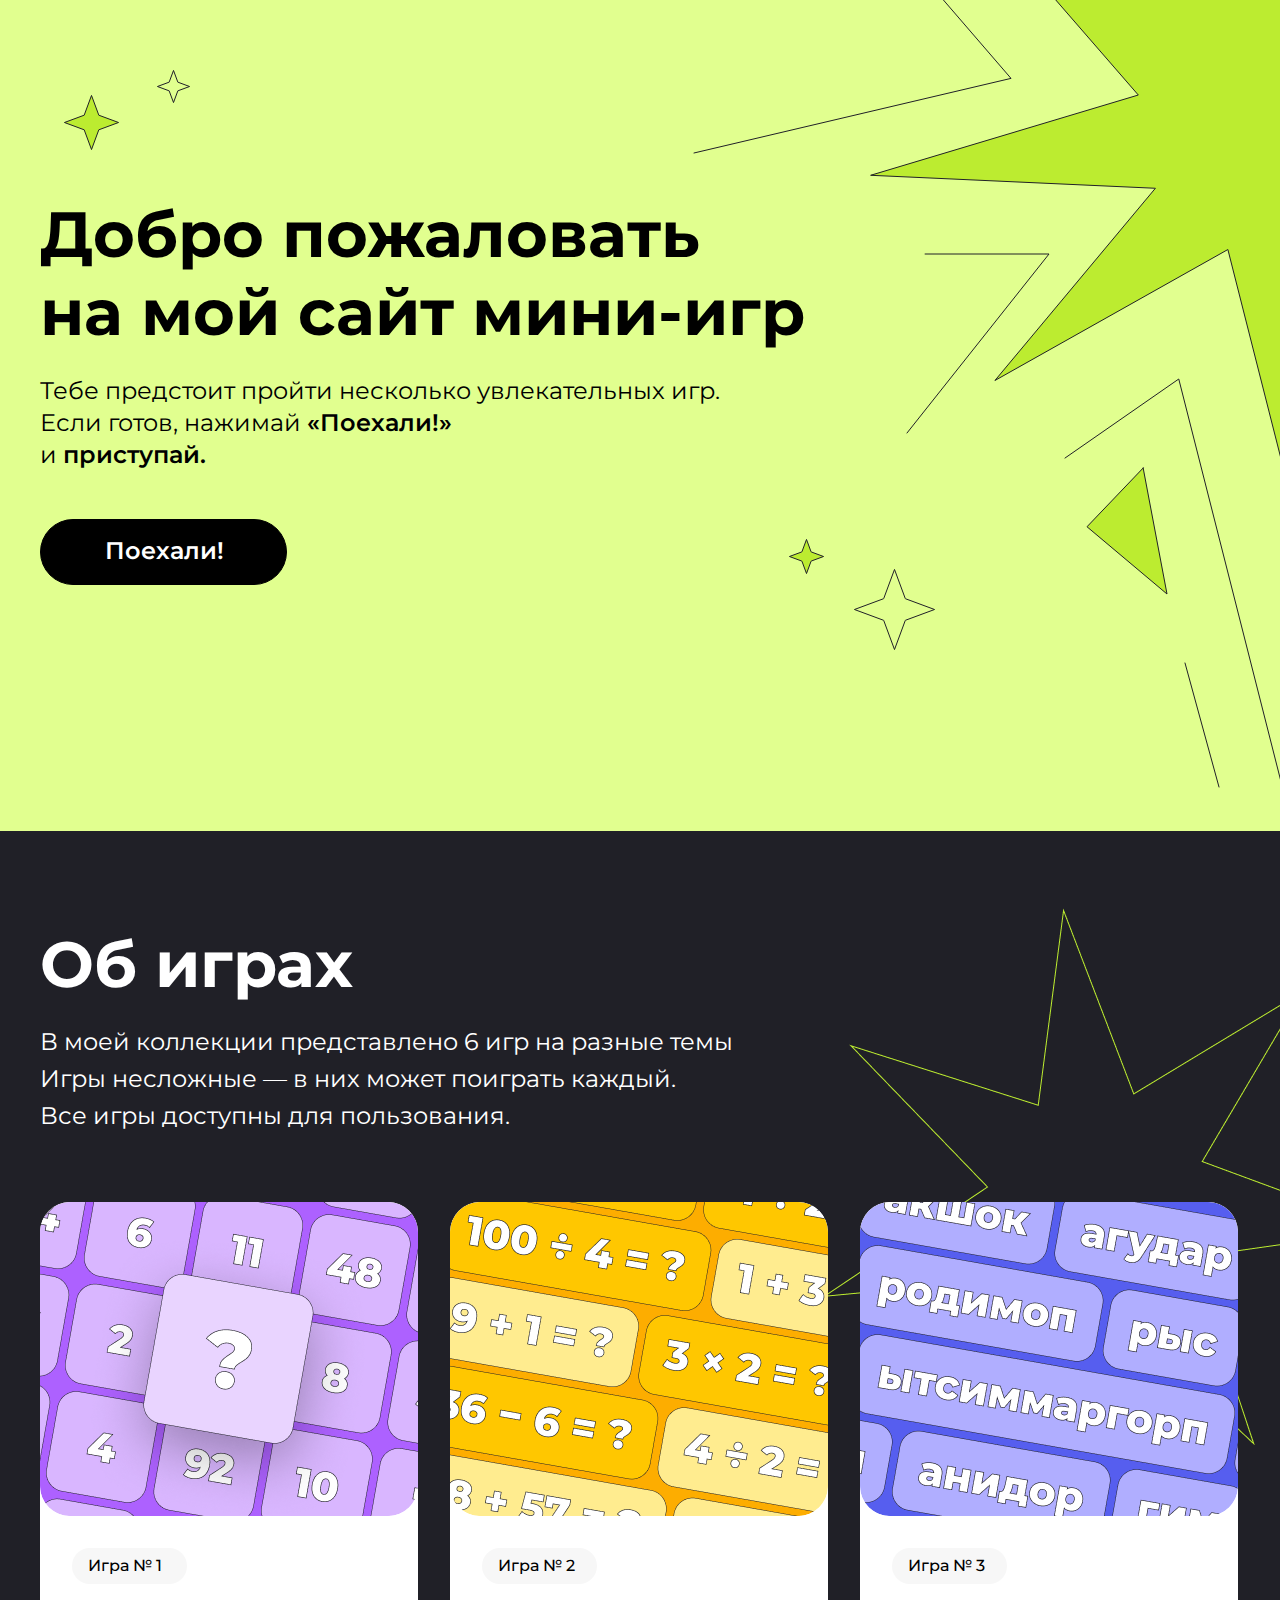
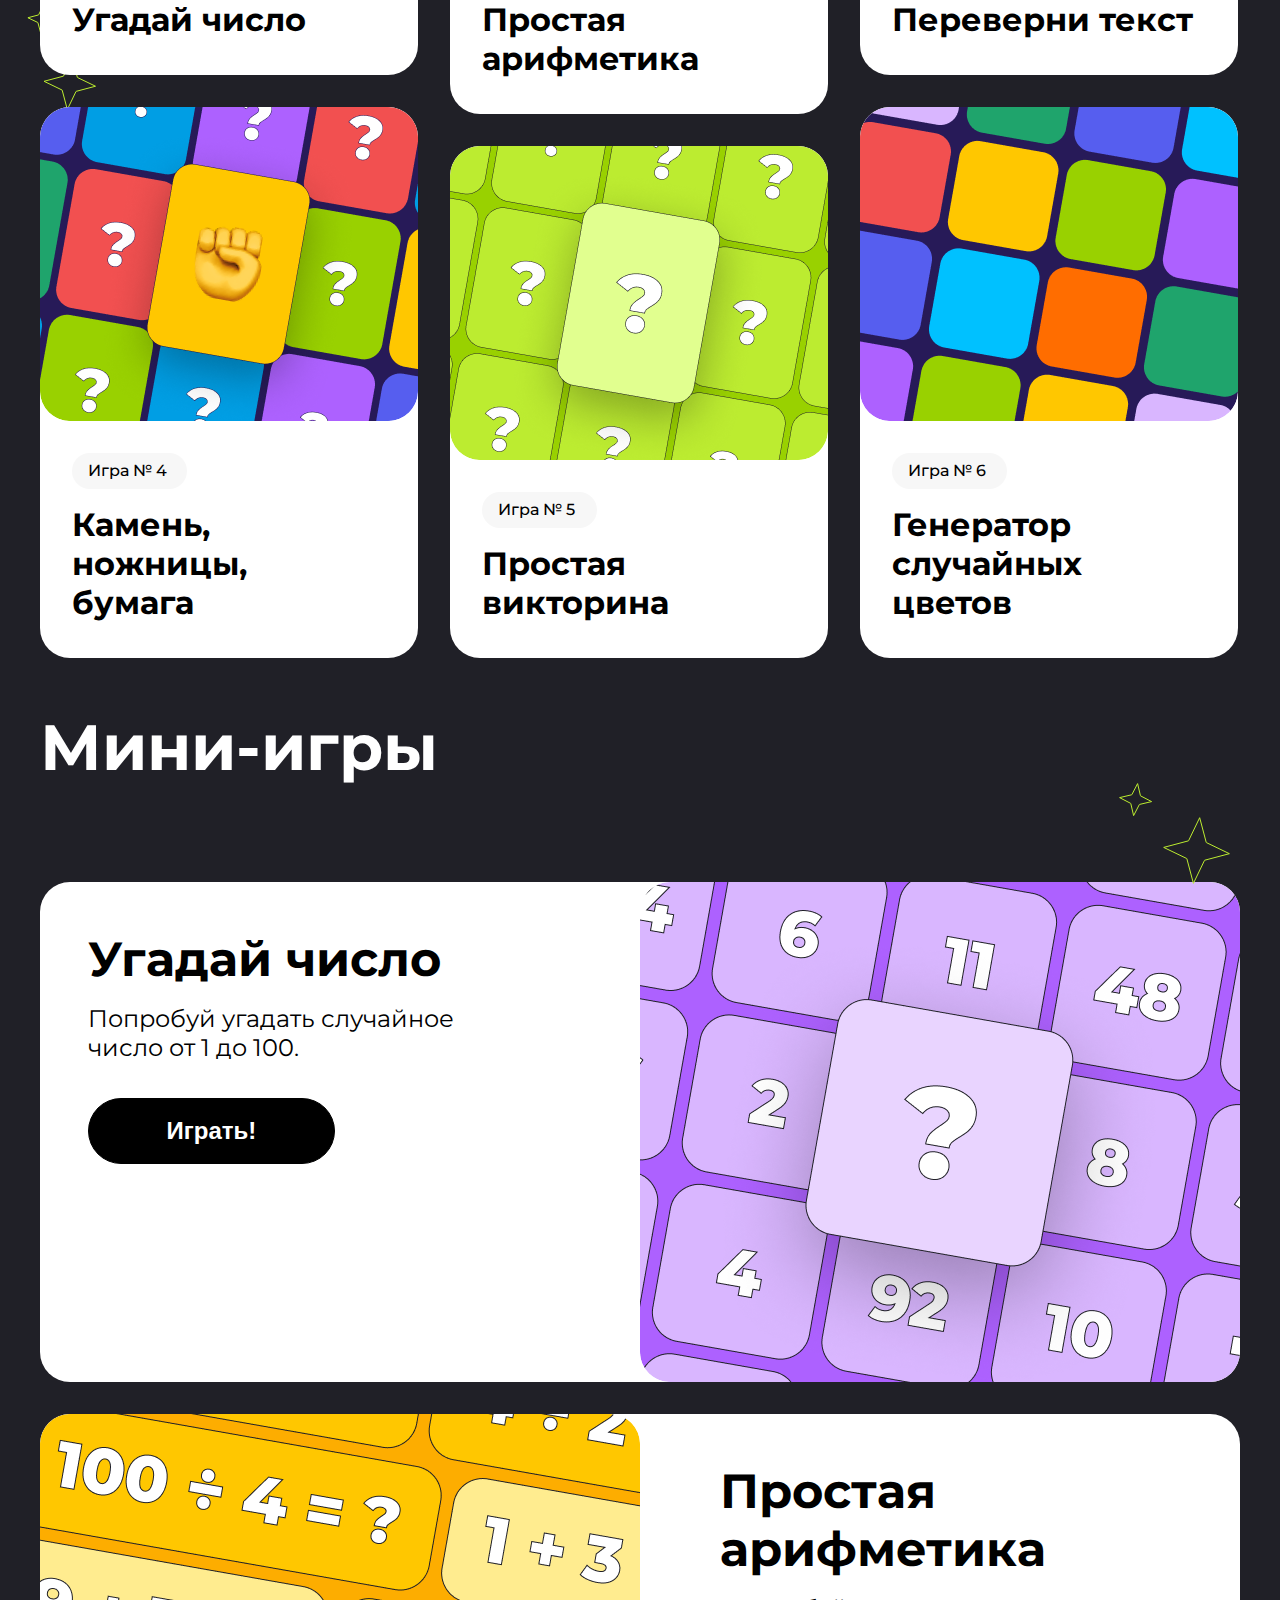
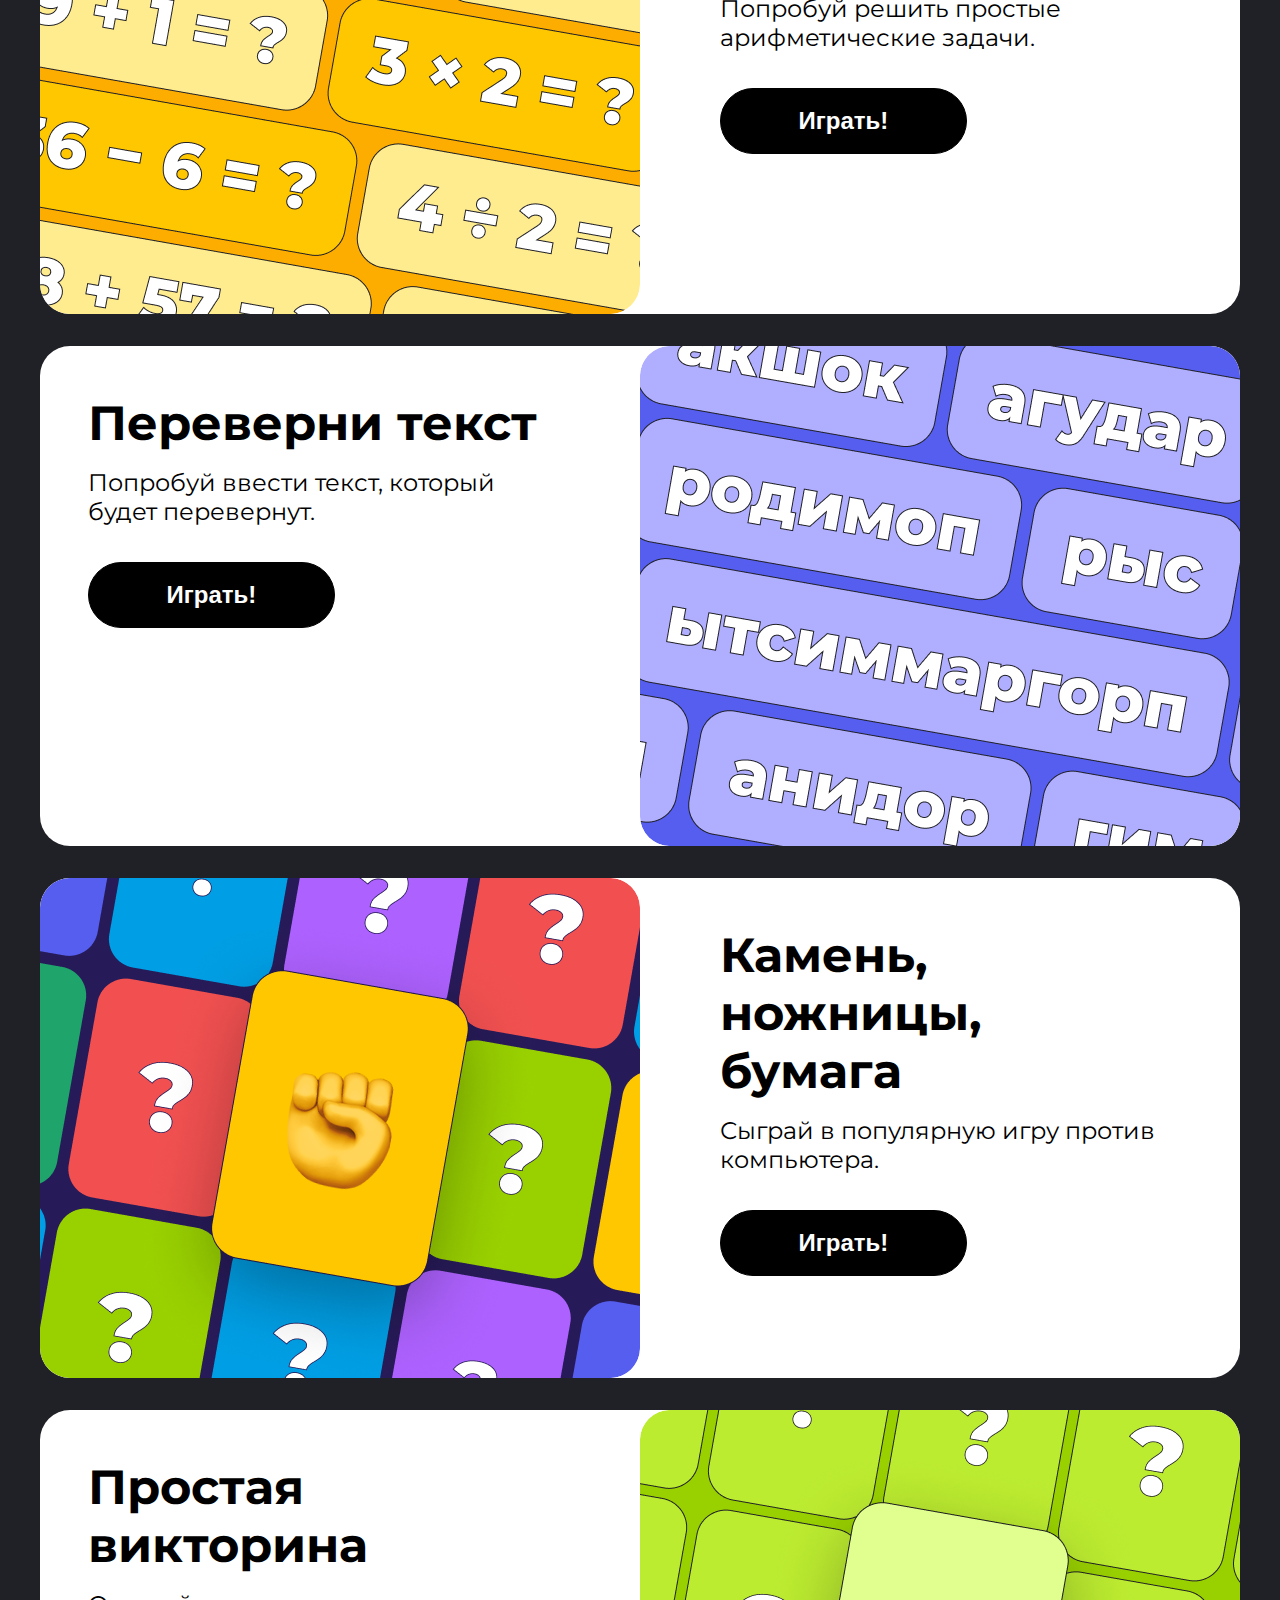
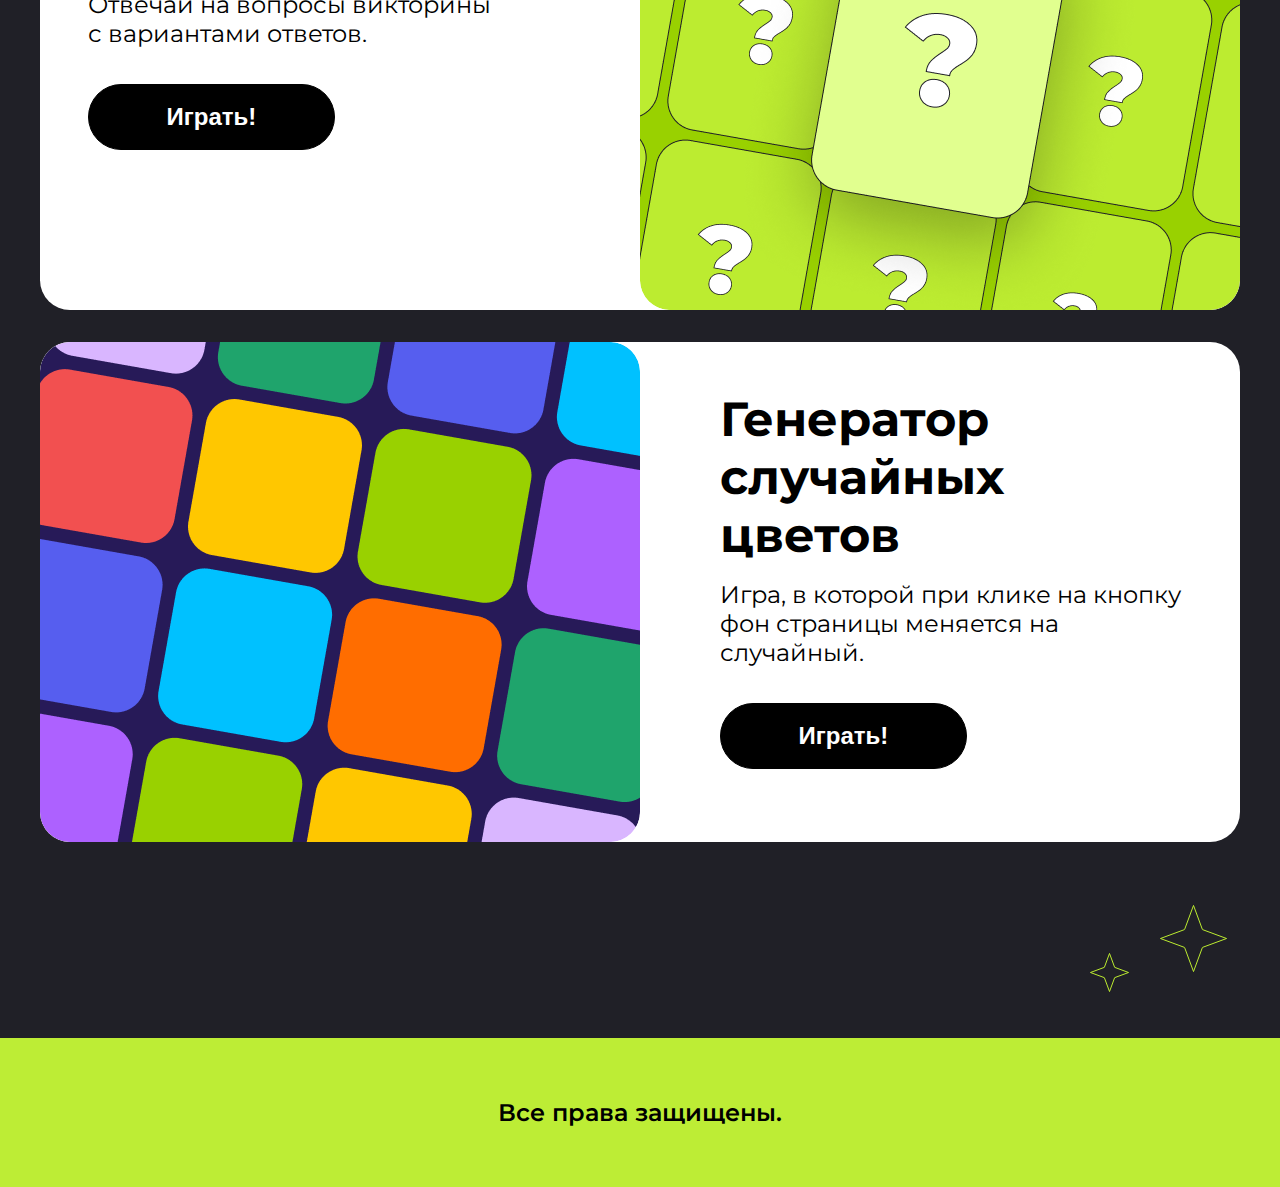
<file: index.html>
<!DOCTYPE html>
<html lang="ru">

<head>
    <meta charset="UTF-8">
    <meta name="viewport" content="width=device-width, initial-scale=1.0">
    <link rel="stylesheet" href="style.css">
    <title>Document</title>
</head>

<body>
    <header class="header">
        <div class="header__stars">
            <picture>
                <source media="(max-width: 768px)" srcset="SVG/big_star_mobile.svg">
                <img class="header__stars-right" src="SVG/stars_right.svg" alt="right stars">
            </picture>
            <img class="header__stars-left" src="SVG/stars_left.svg" alt="left stars">
            <img src="SVG/header_stars_bottom.svg" alt="stars" class="header__stars-bottom">
        </div>
        <div class="header__content">
            <h1 class="header__title">Добро пожаловать
                на мой сайт мини-игр
            </h1>
            <p class="header__description">Тебе предстоит пройти несколько увлекательных игр.
                Если готов, нажимай <span class="header__description-bold">«Поехали!»</span>
                и <span class="header__description-bold">приступай.</span></p>
            <a href="#main__cards" class="header__button" type="button">Поехали!</a>
        </div>
    </header>
    <main class="main">
        <div class="main__content">
            <section class="main__section main__section-cards">
                <h2 class="main__title">Об играх</h2>
                <div class="main__description">
                    <p class="main__text">В моей коллекции представлено 6 игр на разные темы</p>
                    <p class="main__text">Игры несложные — в них может поиграть каждый.</p>
                    <p class="main__text">Все игры доступны для пользования.</p>
                </div>
                <div class="main__cards" id="main__cards">
                    <div class="main__cards-couple">
                        <a href="#guess_num" class="main__card-link">
                            <div class="main__card">
                                <img class="main__img" src="img/card_1.png" alt="card1">
                                <div class="main__card-text">
                                    <span class="main__card-num">Игра № 1</span>
                                    <h3 class="main__card-name">Угадай число</h3>
                                </div>
                            </div>
                        </a>
                        <a href="#rock_paper_scissors" class="main__card-link">
                            <div class="main__card">
                                <img class="main__img" src="img/card_4.png" alt="card4">
                                <div class="main__card-text">
                                    <span class="main__card-num">Игра № 4</span>
                                    <h3 class="main__card-name">Камень, ножницы,
                                        бумага</h3>
                                </div>
                            </div>
                        </a>
                    </div>
                    <div class="main__cards-couple">
                        <a href="#simple_arithmetic" class="main__card-link">
                            <div class="main__card">
                                <img class="main__img" src="img/card_2.png" alt="card2">
                                <div class="main__card-text">
                                    <span class="main__card-num">Игра № 2</span>
                                    <h3 class="main__card-name">Простая арифметика</h3>
                                </div>
                            </div>
                        </a>
                        <a href="#simple_quiz" class="main__card-link">
                            <div class="main__card">
                                <img class="main__img" src="img/card_5.png" alt="card5">
                                <div class="main__card-text">
                                    <span class="main__card-num">Игра № 5</span>
                                    <h3 class="main__card-name">Простая
                                        викторина</h3>
                                </div>
                            </div>
                        </a>
                    </div>
                    <div class="main__cards-couple">
                        <a href="#reverse_text" class="main__card-link">
                            <div class="main__card">
                                <img class="main__img" src="img/card_3.png" alt="card3">
                                <div class="main__card-text">
                                    <span class="main__card-num">Игра № 3</span>
                                    <h3 class="main__card-name">Переверни текст</h3>
                                </div>
                            </div>
                        </a>
                        <a href="#random_color_generator" class="main__card-link">
                            <div class="main__card">
                                <img class="main__img" src="img/card_6.png" alt="card6">
                                <div class="main__card-text">
                                    <span class="main__card-num">Игра № 6</span>
                                    <h3 class="main__card-name">Генератор
                                        случайных
                                        цветов</h3>
                                </div>
                            </div>
                        </a>
                    </div>
                </div>
                <img class="main__cards-starR" src="SVG/cards_star_right.png" alt="star">
                <img class="main__cards-starL" src="SVG/cards_stars_left.svg" alt="stars">
            </section>
            <section class="main__section">
                <div class="main__games-catalog">
                    <h2 class="main__title">Мини-игры</h2>
                    <div class="main__game-container">
                        <div class="main__game" id="guess_num">
                            <div class="main__game-description">
                                <h3 class="main__game-title">Угадай число</h3>
                                <p class="main__game-text">Попробуй угадать случайное
                                    число от 1 до 100.</p>
                                <button type="submit" class="main__game-button">Играть!</button>
                            </div>
                            <img src="/img/card_11.png" alt="guess_num">
                        </div>
                        <div class="main__game" id="simple_arithmetic">
                            <img src="img/card_22.png" alt="simple_arithmetic">
                            <div class="main__game-description">
                                <h3 class="main__game-title">Простая
                                    арифметика</h3>
                                <p class="main__game-text">Попробуй решить простые
                                    арифметические задачи.</p>
                                <button type="button" class="main__game-button">Играть!</button>
                            </div>
                        </div>
                        <div class="main__game" id="reverse_text">
                            <div class="main__game-description">
                                <h3 class="main__game-title"> Переверни текст
                                </h3>
                                <p class="main__game-text">Попробуй ввести текст, который
                                    будет перевернут.</p>
                                <button type="button" class="main__game-button">Играть!</button>
                            </div>
                            <img src="img/card_33.png" alt="reverse_text">
                        </div>
                        <div class="main__game" id="rock_paper_scissors">
                            <img src="img/card_44.png" alt="rock_paper_scissors">
                            <div class="main__game-description">
                                <h3 class="main__game-title"> Камень,
                                    ножницы,
                                    бумага </h3>
                                <p class="main__game-text">Сыграй в популярную игру против компьютера.</p>
                                <button type="button" class="main__game-button">Играть!</button>
                            </div>
                        </div>
                        <div class="main__game" id="simple_quiz">
                            <div class="main__game-description">
                                <h3 class="main__game-title">Простая
                                    викторина</h3>
                                <p class="main__game-text">Отвечай на вопросы викторины
                                    с вариантами ответов.</p>
                                <button type="button" class="main__game-button">Играть!</button>
                            </div>
                            <img src="img/card_55.png" alt="quiz">
                        </div>
                        <div class="main__game" id="random_color_generator">
                            <img src="img/card_66.png" alt="random_color_generator">
                            <div class="main__game-description">
                                <h3 class="main__game-title">Генератор
                                    случайных
                                    цветов</h3>
                                <p class="main__game-text">Игра, в которой при клике на кнопку
                                    фон страницы меняется на случайный.</p>
                                <button type="button" class="main__game-button">Играть!</button>
                            </div>
                        </div>
                        <img src="SVG/games_top_stars.svg" alt="top stars" class="main__card-starT">
                        <img src="SVG/cards-bottom-stars.svg" alt="bottom stars" class="main__card-starB">
                    </div>
                </div>
            </section>
        </div>
    </main>
    <footer class="footer">
        <div class="footer__content">
            <p class="footer__text">Все права защищены.</p>
        </div>
    </footer>
    <script src="script.js"></script>
</body>

</html>
</file>
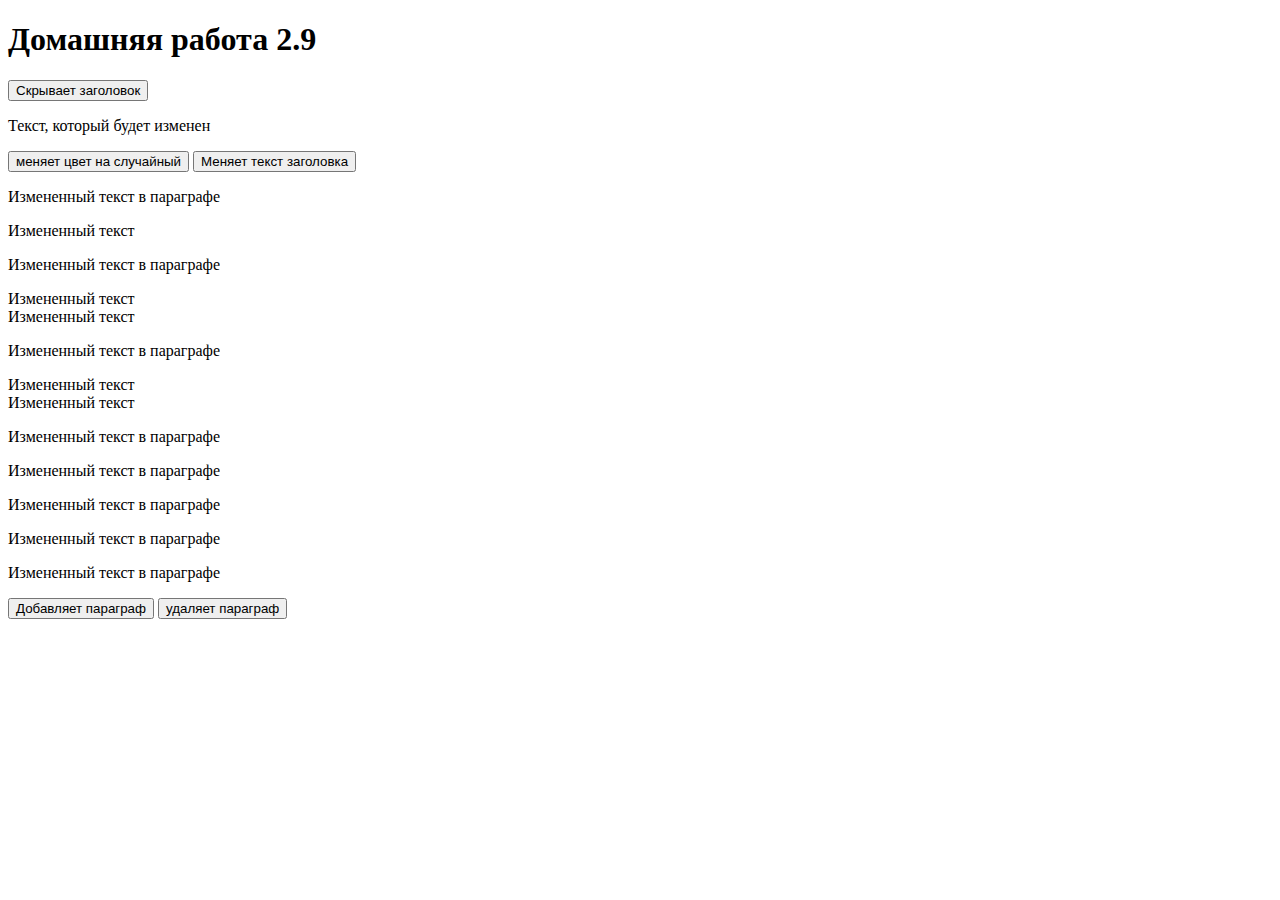
<file: hw-2.9/hw-2.9.html>
<!DOCTYPE html>
<html lang="en">

<head>
    <meta charset="UTF-8">
    <meta name="viewport" content="width=device-width, initial-scale=1.0">
    <link rel="stylesheet" href="hw-2.9.css">
    <title>Document</title>
</head>

<body>
    <main>
        <h1 class="title">Домашняя работа 2.9</h1>
        <button class="btn" type="submit">Скрывает заголовок</button>
        <p class="text">Текст, который будет изменен</p>
        <button class="btn_for_p" type="button">меняет цвет на случайный</button>
        <button class="change-title" type="button">Меняет текст заголовка</button>
        <p class="description">какой-то текст</p>
        <div><span class="description">какой-то текст</span></div>
        <p class="description">какой-то текст</p>
        <div><span class="description">какой-то текст</span></div>
        <div><span class="description">какой-то текст</span></div>
        <p class="description">какой-то текст</p>
        <div><span class="description">какой-то текст</span></div>
        <div><span class="description">какой-то текст</span></div>
        <p class="description">какой-то текст</p>
        <p class="description">какой-то текст</p>
        <p class="description">какой-то текст</p>
        <p class="description">какой-то текст</p>
        <p class="description">какой-то текст</p>
        <button type="button" class="add-p">Добавляет параграф</button>
        <button type="button" class="delete-p">удаляет параграф</button>
    </main>
    <script src="../hw-2.9.js"></script>
</body>

</html>
</file>
<file: style.css>
@import url("https://fonts.googleapis.com/css2?family=Montserrat:ital,wght@0,100..900;1,100..900&display=swap");
html {
  scroll-behavior: smooth;
}

* {
  margin: 0;
  padding: 0;
  box-sizing: border-box;
}

ul {
  list-style: none;
}

a {
  color: inherit;
  text-decoration: none;
}

body {
  font-family: "Montserrat", system-ui, sans-serif;
}

.header {
  min-height: 800px;
  padding: 195px 0 246px 0;
  background: #e1ff8f;
  position: relative;
}
.header__stars-right {
  position: absolute;
  z-index: 1;
  top: 0;
  right: 0;
}
.header__stars-left {
  position: absolute;
  z-index: 1;
  top: 69px;
  left: 63px;
}
.header__stars-bottom {
  position: absolute;
  z-index: 1;
  display: none;
}
.header__content {
  max-width: 1200px;
  margin: 0 auto;
  position: relative;
  z-index: 3;
}
.header__title {
  margin-bottom: 24px;
  font-size: 64px;
  font-weight: 700;
  white-space: pre-line;
}
.header__description {
  font-size: 24px;
  line-height: 32px;
  white-space: pre-line;
}
.header__description-bold {
  font-weight: 600;
}
.header__button {
  margin-top: 48px;
  padding: 16px 64px;
  width: 247px;
  height: 66px;
  background-color: black;
  border: 1px solid black;
  border-radius: 60px;
  color: white;
  font-size: 24px;
  font-weight: 600;
  transition: background-color 0.3s ease, color 0.3s ease;
  cursor: pointer;
  display: inline-block;
}
.header__button:hover {
  background-color: #fff;
  color: #000;
}

.main {
  background: #202027;
  position: relative;
}
.main__content, .main__games {
  max-width: 1200px;
  margin: 0 auto;
  color: white;
  padding: 48px 0 146px;
}
.main__section {
  margin: 46px 0 50px;
}
.main__description {
  width: 100%;
  display: flex;
  flex-direction: column;
  gap: 8px;
}
.main__title {
  font-weight: 700;
  font-size: 64px;
  margin-bottom: 24px;
}
.main__text {
  font-size: 24px;
}
.main__cards {
  display: flex;
  gap: 32px;
  margin-top: 72px;
  position: relative;
  z-index: 2;
}
.main__cards-couple {
  display: flex;
  gap: 32px;
  flex-direction: column;
  justify-content: space-between;
}
.main__card-link {
  display: block;
  transition: transform 0.4s ease;
}
.main__card {
  display: flex;
  gap: 32px;
  flex-direction: column;
  justify-content: space-between;
  color: #000;
  background: #ffffff;
  border-radius: 30px;
  padding-bottom: 36px;
}
.main__card-link:hover {
  transform: scale(1.03);
}
.main__img {
  border-radius: 30px;
  min-width: 100%;
}
.main__card-text {
  max-width: 314px;
  width: 90%;
  margin: 0 auto;
}
.main__card-num {
  display: block;
  padding: 8px 16px 10px;
  margin-bottom: 16px;
  max-width: 115px;
  height: 36px;
  border-radius: 52.58px;
  background-color: #f7f7f7;
  font-size: 16px;
  font-weight: 500;
}
.main__card-name {
  font-weight: 700;
  font-size: 32px;
  white-space: pre-line;
}
.main__cards-starR {
  position: absolute;
  z-index: 1;
  top: 77px;
  right: 0;
}
.main__cards-starL {
  position: absolute;
  z-index: 1;
  top: 771px;
  left: 25px;
}
.main__game-container {
  display: flex;
  flex-direction: column;
  gap: 32px;
}
.main__game {
  width: 100%;
  background: #ffffff;
  color: #000;
  display: flex;
  justify-content: space-between;
  gap: 32px;
  border-radius: 30px;
  scroll-margin-top: 120px;
}
.main__game:first-child {
  margin-top: 72px;
}
.main__game img {
  width: 600px;
  border-radius: 30px;
  -o-object-fit: cover;
     object-fit: cover;
}
.main__game-description {
  width: 100%;
  padding: 48px;
}
.main__game-title {
  font-weight: 700;
  font-size: 48px;
  margin-bottom: 16px;
  white-space: pre-line;
}
.main__game-text {
  font-size: 24px;
  white-space: pre-line;
}
.main__game-button {
  margin-top: 36px;
  width: 247px;
  height: 66px;
  background-color: black;
  border: 1px solid black;
  border-radius: 60px;
  color: white;
  font-size: 24px;
  font-weight: 600;
  transition: background-color 0.3s ease, color 0.3s ease;
  cursor: pointer;
}
.main__game-button:hover {
  background-color: #fff;
  color: #000;
}
.main__card-starT {
  position: absolute;
  z-index: 1;
  right: 45px;
  transform: translateY(-30px);
}
.main__card-starB {
  position: absolute;
  z-index: 1;
  right: 52px;
  bottom: 45px;
}

.footer {
  background: #bded35;
  padding: 60px 0;
  display: flex;
  justify-content: center;
  align-items: center;
}
.footer__content {
  text-align: center;
}
.footer__text {
  font-size: 24px;
  font-weight: 600;
  color: #000;
}

@media (max-width: 1200px) {
  .header {
    padding: 120px 20px 160px;
  }
  .header__title {
    font-size: 48px;
  }
  .header__description {
    font-size: 20px;
  }
  .header__button {
    padding: 12px 48px;
  }
  .main__content, .main__games {
    padding: 32px 20px 80px;
  }
  .main__title {
    font-size: 48px;
  }
  .main__text {
    font-size: 20px;
  }
  .main__cards {
    flex-direction: column;
    gap: 24px;
    align-items: center;
  }
  .main__cards-couple {
    flex-direction: row;
    gap: 24px;
    flex-wrap: wrap;
    justify-content: center;
  }
  .main__card {
    width: 100%;
    max-width: 320px;
    padding-bottom: 24px;
  }
  .main__card-name {
    font-size: 24px;
  }
  .main__card-num {
    font-size: 14px;
  }
  .main__game {
    flex-direction: column;
    align-items: center;
  }
  .main__game img {
    width: 100%;
    max-height: 285px;
    -o-object-fit: cover;
       object-fit: cover;
    background-size: cover;
    background-repeat: no-repeat;
    background-position: center;
  }
  .main__game-title {
    font-size: 36px;
  }
  .main__game-text {
    font-size: 20px;
  }
  .main__game-description {
    padding: 24px;
  }
  .main__game-button {
    margin-top: 24px;
  }
  .footer {
    padding: 40px 20px;
  }
  .footer__text {
    font-size: 20px;
  }
}
@media (max-width: 768px) {
  .header {
    text-align: center;
  }
  .header__title {
    font-size: 40px;
  }
  .header__description {
    font-size: 16px;
    white-space: normal;
  }
  .header__button {
    width: 285px;
    margin-top: 38px;
    font-size: 16px;
    padding: 20px 0;
  }
  .header__stars-left {
    width: 75px;
    left: 37px;
  }
  .header__stars-bottom {
    display: block;
    right: 34px;
    bottom: 79px;
  }
  .main__section-cards {
    display: none;
  }
  .main__title {
    font-size: 40px;
  }
  .main__card-text {
    justify-content: center;
  }
  .main__game:nth-child(odd) {
    flex-direction: column-reverse;
  }
  .main__game:nth-child(odd) img {
    width: 100%;
  }
  .main__game-title {
    font-size: 32px;
  }
  .main__game-text {
    font-size: 16px;
  }
  .main__card-starB, .main__card-starT, .main__cards-starR, .main__cards-starL {
    display: none;
  }
  .footer__text {
    font-size: 16px;
  }
}/*# sourceMappingURL=style.css.map */
</file>
<file: hw-2.9/hw-2.9.css>
.hidden {
    display: none;
}
</file>
